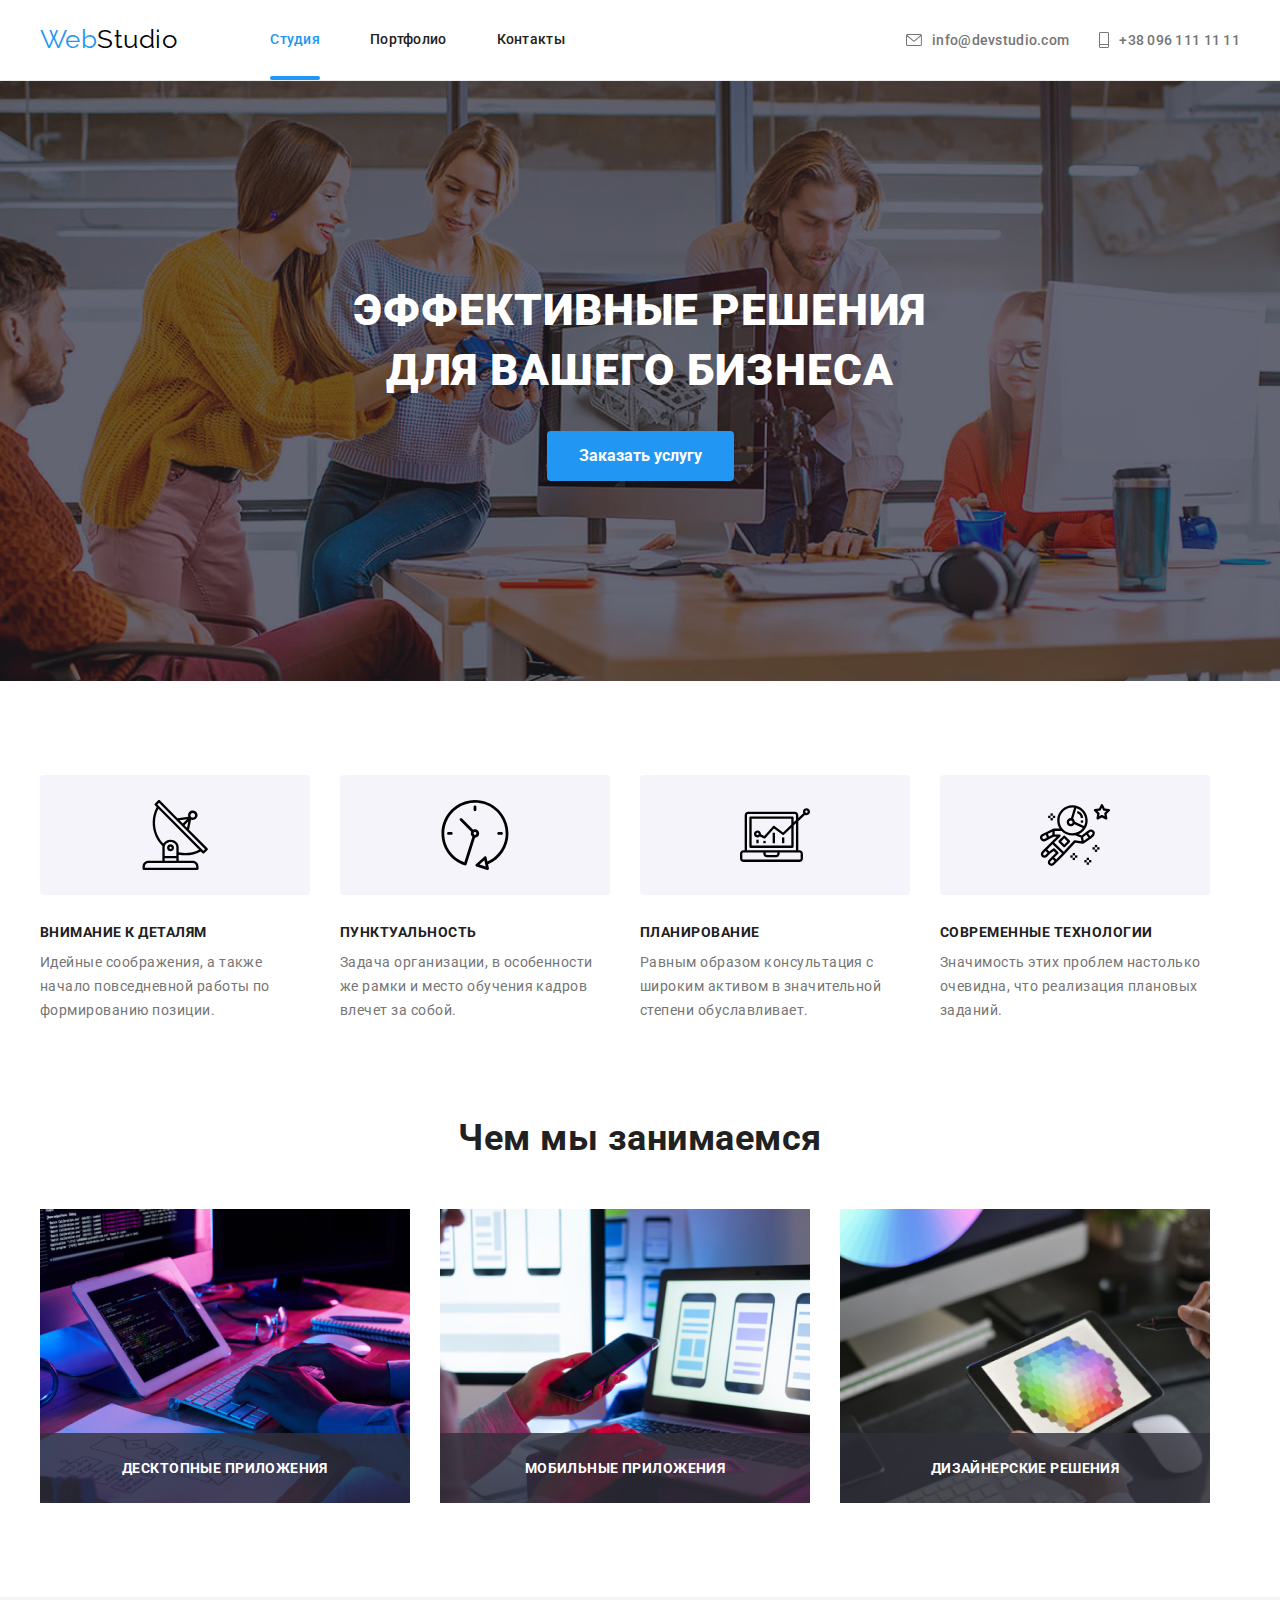
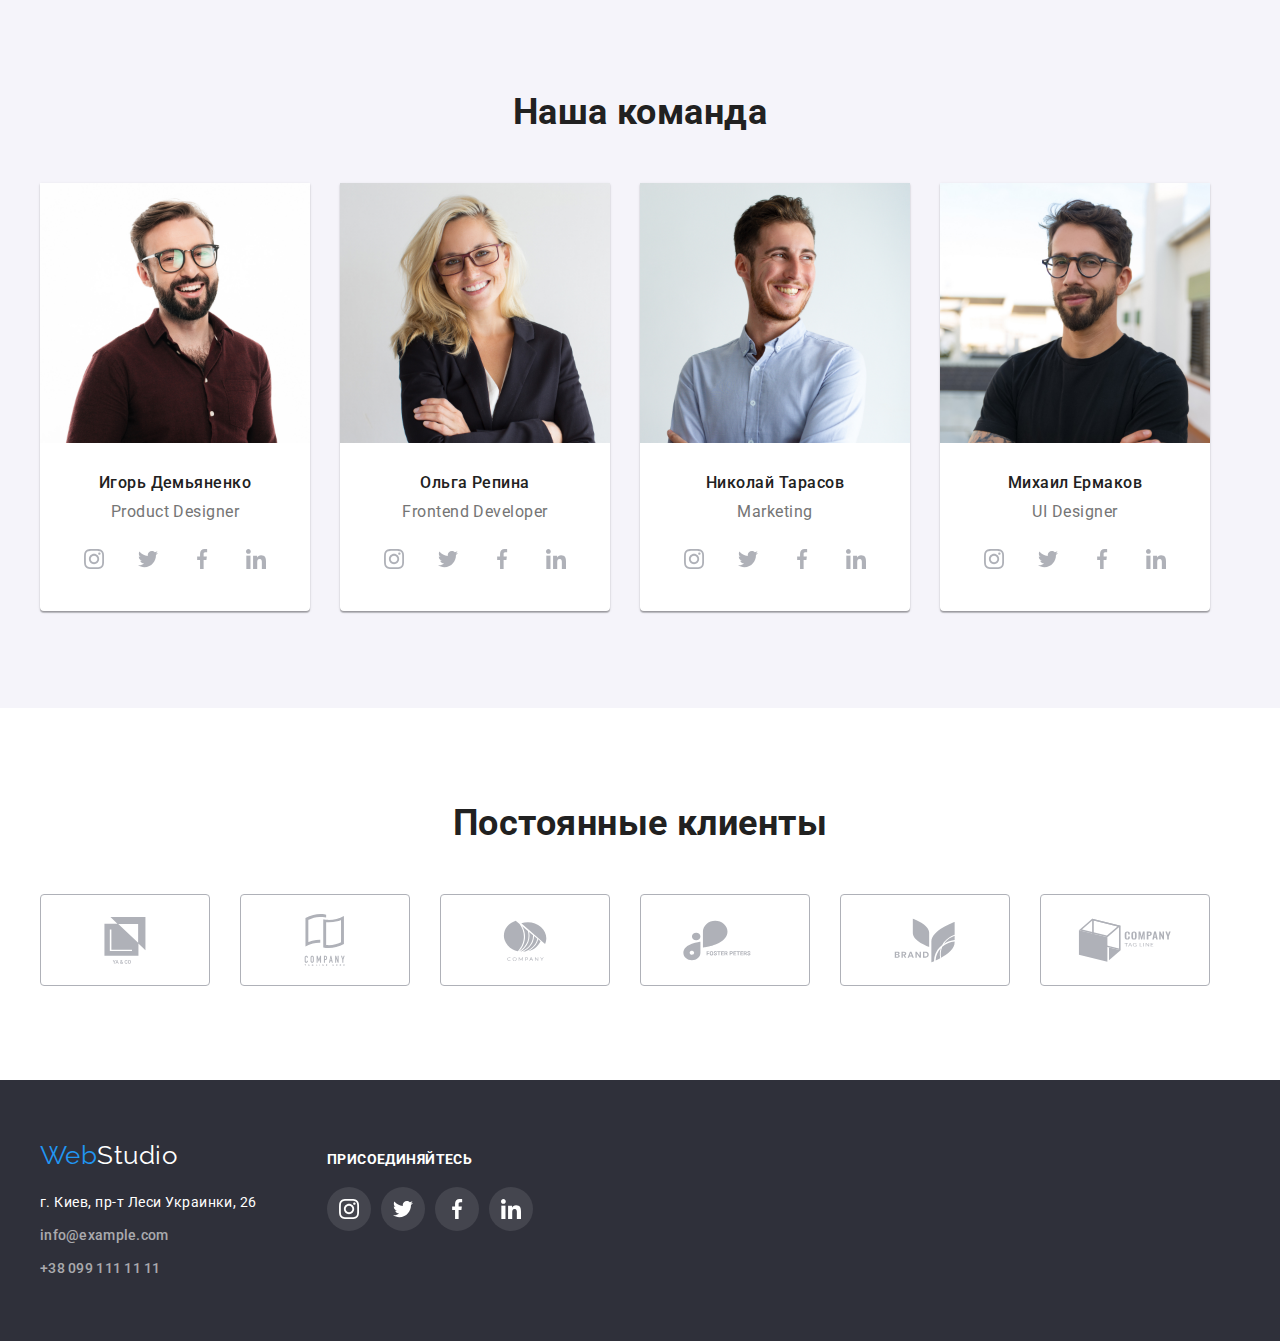
<file: index.html>
<!DOCTYPE html>
<html lang="ru">
<head>
    <meta charset="UTF-8">
    <meta name="viewport" content="width=device-width, initial-scale=1.0">
    
    <link rel="preconnect" href="https://fonts.gstatic.com">
<link href="https://fonts.googleapis.com/css2?family=Roboto:wght@400;500;700;900&display=swap" rel="stylesheet">
<link href="https://fonts.googleapis.com/css2?family=Raleway:wght@700&display=swap" rel="stylesheet"> 

<link rel="stylesheet" href="https://cdnjs.cloudflare.com/ajax/libs/modern-normalize/1.1.0/modern-normalize.min.css" integrity="sha512-wpPYUAdjBVSE4KJnH1VR1HeZfpl1ub8YT/NKx4PuQ5NmX2tKuGu6U/JRp5y+Y8XG2tV+wKQpNHVUX03MfMFn9Q==" crossorigin="anonymous" referrerpolicy="no-referrer">

<link rel="stylesheet" href="./css/styles.css">
<title>Web Studio</title>
</head>
<body>
     <!-- Шапка -->
  <header>
    <div class="navigation container">
    <nav class="nav">
      <a href="./index.html" class="logo"><span class="logob">Web</span>Studio</a>

      <ul class="site-nav">
        <li class="item"><a href="./index.html" class="link menu-link link-current">Студия</a></li>
        <li class="item"><a href="./portfolio.html" class="link menu-link">Портфолио</a></li>
        <li class="item"><a href="" class="link menu-link">Контакты</a></li>
      </ul>
    </nav>

      <ul class="site-info">
        <li class="item"><a href="mailto:info@devstudio.com" class="link link-contacts">
          <svg class="icon" width="16px" height="12px">
            <use href="./images/icons.svg#icon-mail"></use>
          </svg>
          info@devstudio.com</a></li>
        <li class="item"><a href="tel:+380961111111" class="link link-contacts">
          <svg class="icon" width="10" height="16">
            <use href="./images/icons.svg#icon-tel"></use>
          </svg>
          +38 096 111 11 11</a></li>
      </ul>
    
  </div>
  </header>

  <!-- Основа -->
  <main>
    <!-- Герой -->
    <section class="hero">
      <div class="container">
        <h1>Эффективные решения<br>для вашего бизнеса</h1>
        <button type="button" class="hero-button" data-modal-open>Заказать услугу</button>
       
      </div>
    </section>

    <!-- Особенности -->
    <section class="feature">
      <div class="container">
        <!-- <h2>Особенности</h2> -->
        <ul class="feature-list">
          <li class="item">
            <div class="feature-icon"><svg class="icon" width="70px" height="70px"> 
              <use href="./images/icons.svg#icon-group"></use>
            </svg></div>
            <h3>Внимание к деталям</h3>
            <p>Идейные соображения, а также начало повседневной работы по формированию позиции.</p>
          </li>
          <li class="item">
            <div class="feature-icon"><svg class="icon" width="70px" height="70px"> 
              <use href="./images/icons.svg#icon-clock"></use>
            </svg></div>
            <h3>Пунктуальность</h3>
            <p>Задача организации, в особенности же рамки и место обучения кадров влечет за собой.</p>
          </li>
          <li class="item">
            <div class="feature-icon"><svg class="icon" width="70px" height="70px"> 
              <use href="./images/icons.svg#icon-diagram"></use>
            </svg></div>
            <h3>Планирование</h3>
            <p>Равным образом консультация с широким активом в значительной степени обуславливает.</p>
          </li>
          <li class="item">
            <div class="feature-icon"><svg class="icon" width="70px" height="70px"> 
              <use href="./images/icons.svg#icon-astronaut"></use>
            </svg></div>
            <h3>Современные технологии</h3>
            <p>Значимость этих проблем настолько очевидна, что реализация плановых заданий.</p>
          </li>
        </ul>
      </div>
    </section>

    <!-- Чем мы занимаемся -->
    <section class="employment">
      <div class="container">
        <h2>Чем мы занимаемся</h2>
        <ul class="employment-list">
          <li class="item"><div><img src="./images/img1..jpg" alt="Десктопные приложения"></div>
          <div class="items"><p class="label">Десктопные приложения</p></div>
          </li>
          <li class="item"><div><img src="./images/img2..jpg" alt="Мобильные приложения"></div>
          <div class="items"><p class="label">Мобильные приложения</p></div>
          </li>
          <li class="item"><div><img src="./images/img3..jpg" alt="Дизайнерские решения"></div>
          <div class="items"><p class="label">Дизайнерские решения</p></div>
          </li>
        </ul>
      </div>
    </section>

    <!-- Наша команда -->
    <section class="team">
      <div class="container">
        <h2>Наша команда</h2>

        <ul class="team-list">
          <li class="item">
            <img src="./images/photo1.jpg" alt="Игорь Демьяненко" width="270">
            <div class="item-box"><h3>Игорь Демьяненко</h3>
            <p>Product Designer</p>
            <ul class="list social-icons">
              <li class="social-icons-item"> 
                <a href="" class="social-icons-link" target="_blank" rel="noopener noreferrer">
                  <svg class="icon">
                    <use href="./images/icons.svg#icon-instagram"></use>
                  </svg>
                </a>
              </li>
              <li class="social-icons-item"> 
                <a href="" class="social-icons-link" target="_blank" rel="noopener noreferrer">
                  <svg class="icon">
                    <use href="./images/icons.svg#icon-twitter"></use>
                  </svg>
                </a>
              </li>
              <li class="social-icons-item"> 
                <a href="" class="social-icons-link" target="_blank" rel="noopener noreferrer">
                  <svg class="icon">
                    <use href="./images/icons.svg#icon-facebook"></use>
                  </svg>
                </a>
              </li>
              <li class="social-icons-item"> 
                <a href="" class="social-icons-link" target="_blank" rel="noopener noreferrer">
                  <svg class="icon">
                    <use href="./images/icons.svg#icon-linkedin"></use>
                  </svg>
                </a>
              </li>
            </ul>
          </div>


          </li>
          <li class="item">
            <img src="./images/photo2.jpg" alt="Ольга Репина" width="270">
            <div class="item-box"><h3>Ольга Репина</h3>
            <p>Frontend Developer</p>
            <ul class="list social-icons">
              <li class="social-icons-item"> 
                <a href="" class="social-icons-link" target="_blank" rel="noopener noreferrer">
                  <svg class="icon">
                    <use href="./images/icons.svg#icon-instagram"></use>
                  </svg>
                </a>
              </li>
              <li class="social-icons-item"> 
                <a href="" class="social-icons-link" target="_blank" rel="noopener noreferrer">
                  <svg class="icon">
                    <use href="./images/icons.svg#icon-twitter"></use>
                  </svg>
                </a>
              </li>
              <li class="social-icons-item"> 
                <a href="" class="social-icons-link" target="_blank" rel="noopener noreferrer">
                  <svg class="icon">
                    <use href="./images/icons.svg#icon-facebook"></use>
                  </svg>
                </a>
              </li>
              <li class="social-icons-item"> 
                <a href="" class="social-icons-link" target="_blank" rel="noopener noreferrer">
                  <svg class="icon">
                    <use href="./images/icons.svg#icon-linkedin"></use>
                  </svg>
                </a>
              </li>
            </ul>
          </div>
          </li>
          <li class="item">
            <img src="./images/photo3.jpg" alt="Николай Тарасов" width="270">
            <div class="item-box"><h3>Николай Тарасов</h3>
            <p>Marketing</p>
            <ul class="list social-icons">
              <li class="social-icons-item"> 
                <a href="" class="social-icons-link" target="_blank" rel="noopener noreferrer">
                  <svg class="icon">
                    <use href="./images/icons.svg#icon-instagram"></use>
                  </svg>
                </a>
              </li>
              <li class="social-icons-item"> 
                <a href="" class="social-icons-link" target="_blank" rel="noopener noreferrer">
                  <svg class="icon">
                    <use href="./images/icons.svg#icon-twitter"></use>
                  </svg>
                </a>
              </li>
              <li class="social-icons-item"> 
                <a href="" class="social-icons-link" target="_blank" rel="noopener noreferrer">
                  <svg class="icon">
                    <use href="./images/icons.svg#icon-facebook"></use>
                  </svg>
                </a>
              </li>
              <li class="social-icons-item"> 
                <a href="" class="social-icons-link" target="_blank" rel="noopener noreferrer">
                  <svg class="icon">
                    <use href="./images/icons.svg#icon-linkedin"></use>
                  </svg>
                </a>
              </li>
            </ul>
          </div>
          </li>
          <li class="item">
            <img src="./images/photo4.jpg" alt="Михаил Ермаков" width="270">
            <div class="item-box"><h3>Михаил Ермаков</h3>
            <p>UI Designer</p>
            <ul class="list social-icons">
              <li class="social-icons-item"> 
                <a href="" class="social-icons-link" target="_blank" rel="noopener noreferrer">
                  <svg class="icon">
                    <use href="./images/icons.svg#icon-instagram"></use>
                  </svg>
                </a>
              </li>
              <li class="social-icons-item"> 
                <a href="" class="social-icons-link" target="_blank" rel="noopener noreferrer">
                  <svg class="icon">
                    <use href="./images/icons.svg#icon-twitter"></use>
                  </svg>
                </a>
              </li>
              <li class="social-icons-item"> 
                <a href="" class="social-icons-link" target="_blank" rel="noopener noreferrer">
                  <svg class="icon">
                    <use href="./images/icons.svg#icon-facebook"></use>
                  </svg>
                </a>
              </li>
              <li class="social-icons-item"> 
                <a href="" class="social-icons-link" target="_blank" rel="noopener noreferrer">
                  <svg class="icon">
                    <use href="./images/icons.svg#icon-linkedin"></use>
                  </svg>
                </a>
              </li>
            </ul>
          </div>
          </li>
        </ul>
      </div>
    </section>
  </main>
  <!-- Постоянные клиенты-->
  <section class="client">
    <div class="container">
      <h2>Постоянные клиенты</h2>
      <ul class="client-list">
        <li class="client-icons-item"> 
          <a href="" class="client-icons-link" target="_blank" rel="noopener noreferrer">
            <svg class="icon"  height="47px" >
              <use href="./images/icons.svg#icon-company1"></use>
            </svg>
          </a>
        </li>
        <li class="client-icons-item"> 
          <a href="" class="client-icons-link" target="_blank" rel="noopener noreferrer">
            <svg class="icon"  height="52px">
              <use href="./images/icons.svg#icon-company2"></use>
            </svg>
          </a>
        </li>
        <li class="client-icons-item"> 
          <a href="" class="client-icons-link" target="_blank" rel="noopener noreferrer">
            <svg class="icon"  height="41px">
              <use href="./images/icons.svg#icon-company3"></use>
            </svg>
          </a>
        </li>
        <li class="client-icons-item"> 
          <a href="" class="client-icons-link" target="_blank" rel="noopener noreferrer">
            <svg class="icon"  height="41px">
              <use href="./images/icons.svg#icon-company4"></use>
            </svg>
          </a>
        </li>
        <li class="client-icons-item"> 
          <a href="" class="client-icons-link" target="_blank" rel="noopener noreferrer">
            <svg class="icon" height="45px">
              <use href="./images/icons.svg#icon-company5"></use>
            </svg>
          </a>
        </li>
        <li class="client-icons-item"> 
          <a href="" class="client-icons-link" target="_blank" rel="noopener noreferrer">
            <svg class="icon"  height="44px">
              <use href="./images/icons.svg#icon-company6"></use>
            </svg>
          </a>
        </li>
      </ul>
    </div>
  </section>

  <!-- Подвал -->
  <footer>
    <div class="container flexbox">
      <div class="section content-box"> 
      <a href="./index.html" class="logow"><span class="logob">Web</span>Studio</a>

      <ul class="contacts">
        <li class="item">
          <p class="adress">г. Киев, пр-т Леси Украинки, 26</p>
        </li>
        <li class="item">
          <p class="link-contacts">info@example.com</p>
        </li>
        <li class="item">
          <p class="link-contacts">+38 099 111 11 11</p>
        </li>
      </ul>
      </div>
     <div class="section content-box">
      <p class="join">  присоединяйтесь</p>
      <ul class="list social-icons">
        <li class="social-icons-item"> 
          <a href="" class="icons-link" target="_blank" rel="noopener noreferrer">
            <svg class="icon">
              <use href="./images/icons.svg#icon-instagram"></use>
            </svg>
          </a>
        </li>
        <li class="social-icons-item"> 
          <a href="" class="icons-link" target="_blank" rel="noopener noreferrer">
            <svg class="icon">
              <use href="./images/icons.svg#icon-twitter"></use>
            </svg>
          </a>
        </li>
        <li class="social-icons-item"> 
          <a href="" class="icons-link" target="_blank" rel="noopener noreferrer">
            <svg class="icon">
              <use href="./images/icons.svg#icon-facebook"></use>
            </svg>
          </a>
        </li>
        <li class="social-icons-item"> 
          <a href="" class="icons-link" target="_blank" rel="noopener noreferrer">
            <svg class="icon">
              <use href="./images/icons.svg#icon-linkedin"></use>
            </svg>
          </a>
        </li>
      </ul>
     </div>
    </div>
  </footer>
  <div class="backdrop is-hidden " data-modal> 
    <div class="modal" >
      <p></p>
      <button class="btn-close" data-modal-close>
        <svg class="icon" width="11px" height="11px">
          <use href="./images/icons2.svg#icon-X"></use>
          </svg>
      </button>
    </div>
  </div>
  <script src="./js/modal.js"></script>
</body>
</html>
</file>
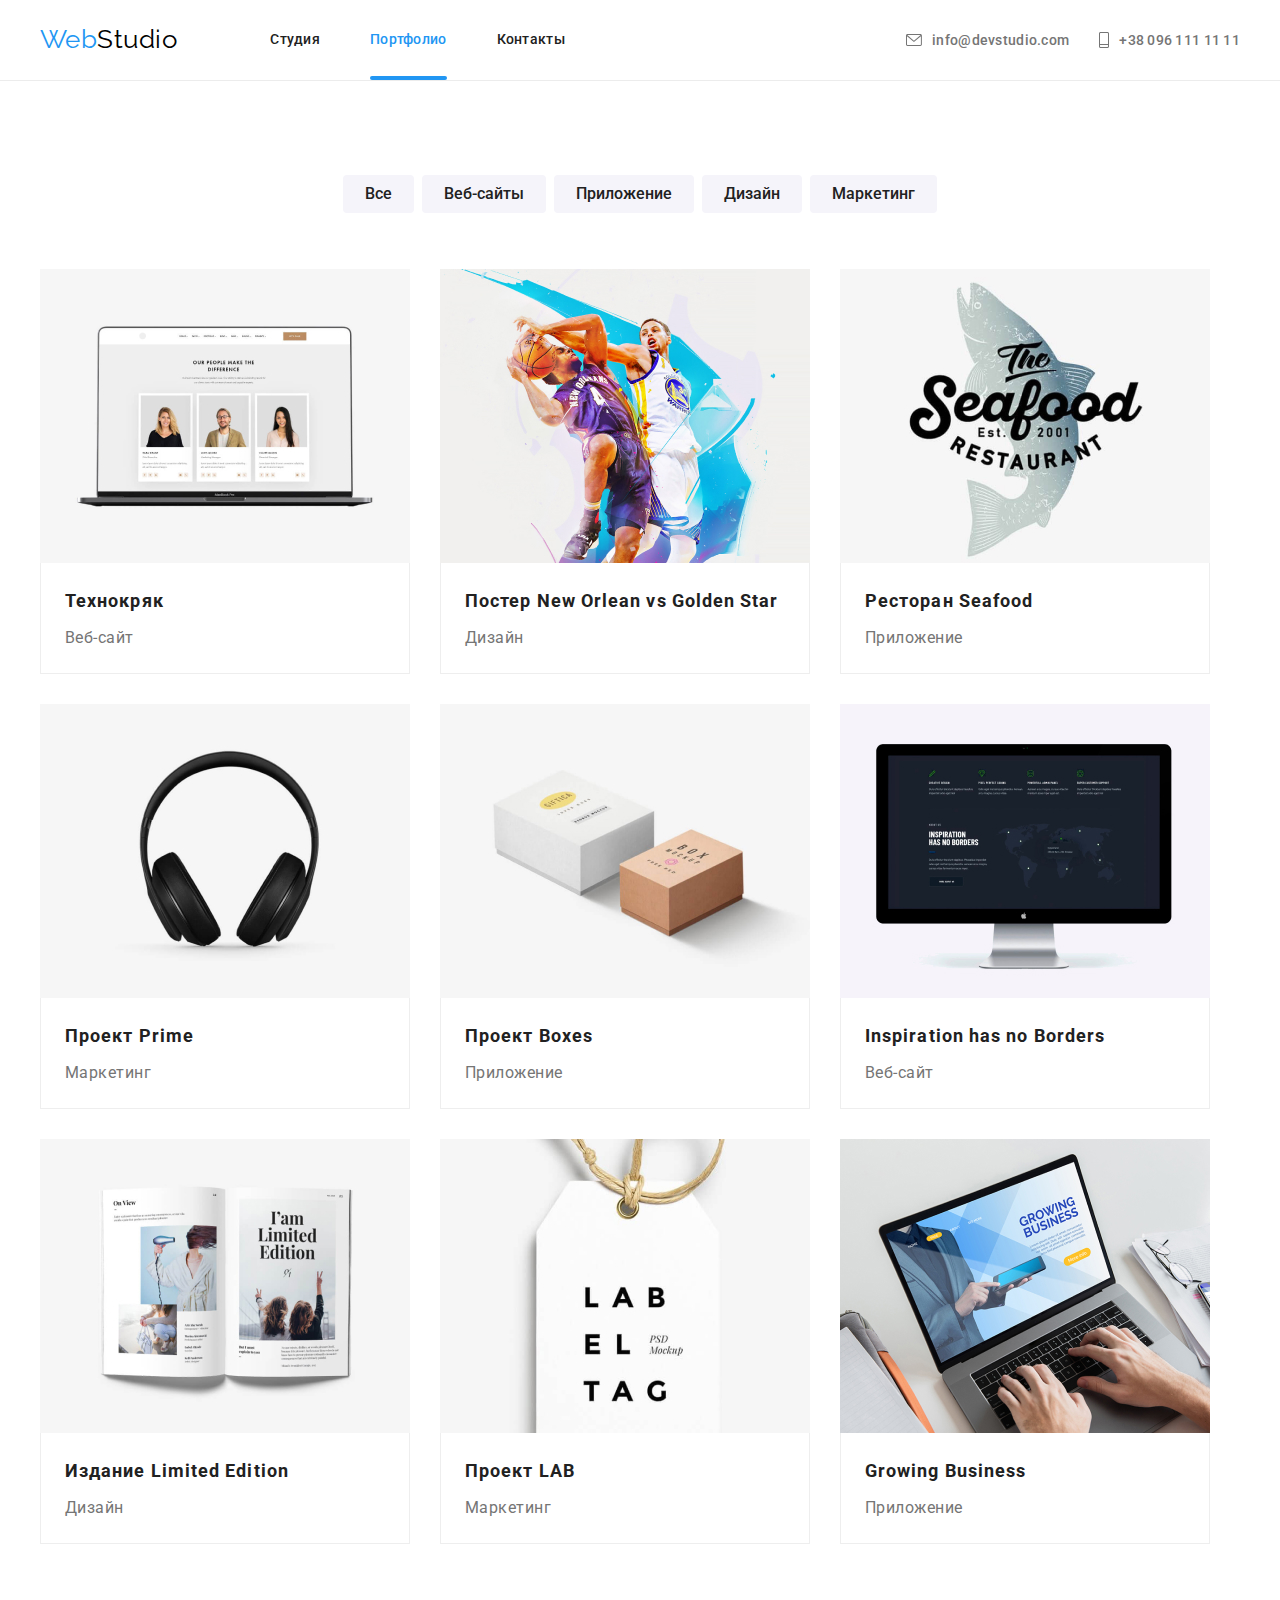
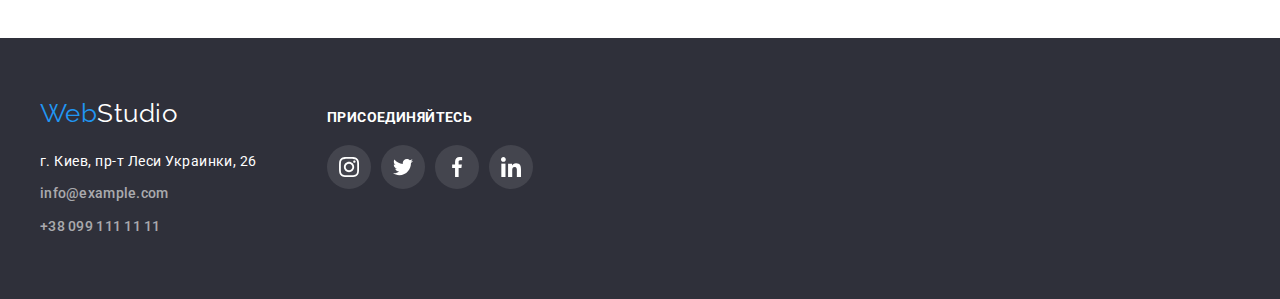
<file: portfolio.html>
<!DOCTYPE html>
<html lang="ru">
<head>
    <meta charset="UTF-8">
    <meta name="viewport" content="width=device-width, initial-scale=1.0">
    
    <link rel="preconnect" href="https://fonts.gstatic.com">
<link href="https://fonts.googleapis.com/css2?family=Roboto:wght@400;500;700;900&display=swap" rel="stylesheet">
<link href="https://fonts.googleapis.com/css2?family=Raleway:wght@700&display=swap" rel="stylesheet"> 

<link rel="stylesheet" href="https://cdnjs.cloudflare.com/ajax/libs/modern-normalize/1.1.0/modern-normalize.min.css" integrity="sha512-wpPYUAdjBVSE4KJnH1VR1HeZfpl1ub8YT/NKx4PuQ5NmX2tKuGu6U/JRp5y+Y8XG2tV+wKQpNHVUX03MfMFn9Q==" crossorigin="anonymous" referrerpolicy="no-referrer">
<link rel="stylesheet" href="./css/styles.css">
<title>Портфолио</title>
</head>
<body>
    <!-- Шапка -->
    <header>
      <div class="navigation container">
      <nav class="nav">
        <a href="./index.html" class="logo"><span class="logob">Web</span>Studio</a>
  
        <ul class="site-nav">
          <li class="item"><a href="./index.html" class="link menu-link">Студия</a></li>
          <li class="item"><a href="./portfolio.html" class="link menu-link link-current">Портфолио</a></li>
          <li class="item"><a href="" class="link menu-link">Контакты</a></li>
        </ul>
      </nav>
  
        <ul class="site-info">
          <li class="item"><a href="mailto:info@devstudio.com" class="link link-contacts">
            <svg class="icon" width="16px" height="12px">
              <use href="./images/icons.svg#icon-mail"></use>
            </svg>
            info@devstudio.com</a></li>
          <li class="item"><a href="tel:+380961111111" class="link link-contacts">
            <svg class="icon" width="10" height="16">
              <use href="./images/icons.svg#icon-tel"></use>
            </svg>
            +38 096 111 11 11</a></li>
        </ul>
      
    </div>
    </header>
  
    <!-- Основа -->
    <main>
      <!-- <h1>Портфолио</h1> -->
      <section class="portfolio">
        <div class="container">
          <ul class="filter">
            <li class="item"><button type="button">Все</button></li>
            <li class="item"><button type="button">Веб-сайты</button></li>
            <li class="item"><button type="button">Приложение</button></li>
            <li class="item"><button type="button">Дизайн</button></li>
            <li class="item"><button type="button">Маркетинг</button></li>
          </ul>
  
          <ul class="content">
            <li class="item">
              <a class="item-link" href="">
              <div class="item-wraper"><img src="./images/portfolio/portfolio1.jpg" alt="Веб-сайт">
              <div class="overlay">  
                <p>Технокряк это современная площадка распространения коронавируса. Компании используют эту платформу для цифрового шпионажа и атак на защищённые сервера конкурентов.
                </p>
              </div></div>
        
              <div class="card-description">
                <h2 class="description">Технокряк</h2>
                <p class="class">Веб-сайт</p>
              </div>
            </a>
            </li>
            <li class="item">
             <a class="item-link" href="">
              <div class="item-wraper"><img src="./images/portfolio/portfolio2.jpg" alt="Дизайн">
              <div class="overlay">  
                <p>Технокряк это современная площадка распространения коронавируса. Компании используют эту платформу для цифрового шпионажа и атак на защищённые сервера конкурентов.
                </p>
            </div></div>
              <div class="card-description">
                <h2 class="description">Постер New Orlean vs Golden Star</h2>
                <p class="class">Дизайн</p>
              </div>
            </a>
            </li>
            <li class="item">
              <a class="item-link" href="">
              <div class="item-wraper"><img src="./images/portfolio/portfolio3.jpg" alt="Приложение">
              <div class="overlay">  
                <p>Технокряк это современная площадка распространения коронавируса. Компании используют эту платформу для цифрового шпионажа и атак на защищённые сервера конкурентов.
                </p>
            </div> </div>
              <div class="card-description">
                <h2 class="description">Ресторан Seafood</h2>
                <p class="class">Приложение</p>
              </div>
            </a>
            </li>
            <li class="item">
              <a class="item-link" href="">
              <div class="item-wraper"><img src="./images/portfolio/portfolio4.jpg" alt="Маркетинг">
              <div class="overlay">  
                <p>Технокряк это современная площадка распространения коронавируса. Компании используют эту платформу для цифрового шпионажа и атак на защищённые сервера конкурентов.
                </p>
            </div> </div>
              <div class="card-description">
                <h2 class="description">Проект Prime</h2>
                <p class="class">Маркетинг</p>
              </div>
            </a>
            </li>
            <li class="item">
              <a class="item-link" href="">
              <div class="item-wraper"><img src="./images/portfolio/portfolio5.jpg" alt="Приложение">
              <div class="overlay">  
                <p>Технокряк это современная площадка распространения коронавируса. Компании используют эту платформу для цифрового шпионажа и атак на защищённые сервера конкурентов.
                </p>
            </div>   </div>
            
              <div class="card-description">
                <h2 class="description">Проект Boxes</h2>
                <p class="class">Приложение</p>
              </div>
            </a>
            </li>
            <li class="item">
              <a class="item-link" href="">
              <div class="item-wraper"><img src="./images/portfolio/portfolio6.jpg" alt="Веб-сайт">
              <div class="overlay">  
                <p>Технокряк это современная площадка распространения коронавируса. Компании используют эту платформу для цифрового шпионажа и атак на защищённые сервера конкурентов.
                </p>
            </div> </div>
              <div class="card-description">
                <h2 class="description">Inspiration has no Borders</h2>
                <p class="class">Веб-сайт</p>
              </div>
            </a>
            </li>
            <li class="item">
              <a class="item-link" href="">
              <div class="item-wraper"><img src="./images/portfolio/portfolio7.jpg" alt="Дизайн">
              <div class="overlay">  
                <p>Технокряк это современная площадка распространения коронавируса. Компании используют эту платформу для цифрового шпионажа и атак на защищённые сервера конкурентов.
                </p>
            </div> </div>
              <div class="card-description">
                <h2 class="description">Издание Limited Edition</h2>
                <p class="class">Дизайн</p>
              </div>
            </a>
            </li>
            <li class="item">
              <a class="item-link" href="">
              <div class="item-wraper"><img src="./images/portfolio/portfolio8.jpg" alt="Маркетинг">
              <div class="overlay">  
                <p>Технокряк это современная площадка распространения коронавируса. Компании используют эту платформу для цифрового шпионажа и атак на защищённые сервера конкурентов.
                </p>
            </div> </div>
              <div class="card-description">
                <h2 class="description">Проект LAB</h2>
                <p class="class">Маркетинг</p>
              </div>
            </a>
            </li>
            <li class="item">
              <a class="item-link" href="">
              <div class="item-wraper"><img src="./images/portfolio/portfolio9.jpg" alt="Приложение">
              <div class="overlay">  
                <p>Технокряк это современная площадка распространения коронавируса. Компании используют эту платформу для цифрового шпионажа и атак на защищённые сервера конкурентов.
                </p>
            </div> </div>
              <div class="card-description">
                <h2 class="description">Growing Business</h2>
                <p class="class">Приложение</p>
              </div>
            </a>
            </li>
          </ul>
        </div>
      </section>
    </main>
  
    <!-- Подвал -->
    <footer>
      <div class="container flexbox">
        <div class="section content-box"> 
        <a href="./index.html" class="logow"><span class="logob">Web</span>Studio</a>
  
        <ul class="contacts">
          <li class="item">
            <p class="adress">г. Киев, пр-т Леси Украинки, 26</p>
          </li>
          <li class="item">
            <p class="link-contacts">info@example.com</p>
          </li>
          <li class="item">
            <p class="link-contacts">+38 099 111 11 11</p>
          </li>
        </ul>
      </div>
       <div class="section content-box">
        <p class="join">  присоединяйтесь</p>
        <ul class="list social-icons">
          <li class="social-icons-item"> 
            <a href="" class="icons-link" target="_blank" rel="noopener noreferrer">
              <svg class="icon">
                <use href="./images/icons.svg#icon-instagram"></use>
              </svg>
            </a>
          </li>
          <li class="social-icons-item"> 
            <a href="" class="icons-link" target="_blank" rel="noopener noreferrer">
              <svg class="icon">
                <use href="./images/icons.svg#icon-twitter"></use>
              </svg>
            </a>
          </li>
          <li class="social-icons-item"> 
            <a href="" class="icons-link" target="_blank" rel="noopener noreferrer">
              <svg class="icon">
                <use href="./images/icons.svg#icon-facebook"></use>
              </svg>
            </a>
          </li>
          <li class="social-icons-item"> 
            <a href="" class="icons-link" target="_blank" rel="noopener noreferrer">
              <svg class="icon">
                <use href="./images/icons.svg#icon-linkedin"></use>
              </svg>
            </a>
          </li>
        </ul>
      </div>
      </div>
    </footer>
  
  </body>
</html>
</file>
<file: css/styles.css>
/* Макросики */
:root {
    --primary-text-color: #212121;
    --secondary-text-color: #757575;
    --hover-nav-color: #2196f3;
    --hover-button-color: #2196f3;
    --hover-button-text-color: #ffffff;
    --icon-color: #AFB1B8;
    --animation: 250ms cubic-bezier(0.4, 0, 0.2, 1);
  }
  
  /* Тельце */
  body {
    color: var(--primary-text-color);
    background-color: #ffffff;
    font-family: 'Roboto', sans-serif;
    letter-spacing: 0.03em;
    font-family: 'Roboto', sans-serif;
  }
  
  /* Обнуление */
  body {
    margin: 0px;
    margin-top: 0px;
    margin-right: 0px;
    margin-bottom: 0px;
    margin-left: 0px;
  }
  ul {
    list-style: none;
    padding: 0;
    margin-top: 0px;
    margin-bottom: 0px;
  }
  
  a {
    text-decoration: none;
  }
  
  p,
  h1,
  h2,
  h3 {
    margin-top: 0;
    margin-bottom: 0;
  }
  
  button {
    font-family: inherit;
  }
  
  img {
    display: block;
  }
  
  /* Общая рамка */
  .container {
    margin-left: auto;
    margin-right: auto;
    width: 1200px;
    padding-left: 15px;
    padding-right: 15px;
  
    /* outline: 1px solid tomato; */
  }
  
  /*! HEADER */
  /* Лого */
  header {
    border-bottom: 1px solid #ececec;
  }
  
  .logo {
    color: #000000;
    font-family: 'Raleway', sans-serif;
    font-size: 26px;
    line-height: 1.2;
  }
  
  .logow {
    color: #ffffff;
    font-family: 'Raleway', sans-serif;
    font-size: 26px;
    line-height: 1.2;
  }
  
  .logob {
    color: var(--hover-nav-color);
  }
  
  /* Навигация */
  .navigation {
    display: flex;
    align-items: center;
    height: 80px;
    
  }
  .nav{
    display: flex;
    align-items: center;
  }
  
  .site-nav {
    display: flex;
    margin-left: 93px;
    
  }
  .site-nav .item{
    height: 80px;
    display: flex;
    justify-content: center;
    align-items: center;
    position: relative;
  }
  .site-nav .item:not(:last-child) {
    margin-right: 50px;
  }
  
  .site-info {
    display: flex;
    margin-left: auto;
    align-items: center;
  }
  
  .site-info .item:not(:last-child) {
    margin-right: 30px;
    
  }
  .link-contacts{
    font-family: Roboto;
    font-style: normal;
    font-weight: 500;
    font-size: 14px;
    line-height: 16px;
    letter-spacing: 0.02em;
     color: var(--secondary-text-color);
    
    transition: color 250ms cubic-bezier(0.4, 0, 0.2, 1);
    display: flex;
    align-items: center;
  }
  .link-contacts .icon{
    
    margin-right: 10px;
    
    
    align-items: center;
    fill: var(--secondary-text-color);
   
    transition: fill 250ms cubic-bezier(0.4, 0, 0.2, 1);
  }
  .link-contacts:hover .icon,
  .link-contacts:focus .icon{
    fill: var(--hover-nav-color);
    
  }
  
  /* Ссылки и взаимодействие с ними */
  .menu-link {
    color: var(--primary-text-color);
    font-weight: 500;
    font-size: 14px;
    line-height: 1.14;
    letter-spacing: 0.02em;
    transition-property: color;
    transition: color 250ms cubic-bezier(0.4, 0, 0.2, 1);
   
  }
  
    
  
  .link-current::after{
    content: '';
    display: block;
    width: 100%;
    height: 4px;
    background-color: var(--hover-button-color);
    border-radius: 2px;
    position: absolute;
    bottom: 0;
  }
  
  .link-contacts {
    color: var(--secondary-text-color);
  }
  
  .link:hover,
  .link:focus,
  .link-current {
    color: var(--hover-nav-color);
    
  }
  
  
  /*! MAIN INDEX */
  /* Герой */
  .hero {
    margin-left: auto;
    margin-right: auto;
    color: #ffffff;
    background-color: #2f303a;
    letter-spacing: 0.06em;
    text-align: center;
    display: flex;
    flex-direction: column;
    justify-content: center;
    align-items: center;
    background-image:  linear-gradient( rgba(47, 48, 58, 0.4), rgba(47, 48, 58, 0.4) ),
     url(../images/bk-img.jpg);
      max-width: 1600px;
      height: 600px;
    background-size: cover;
    
    background-position: center;
    
  }
  
  .hero h1 {
    margin-bottom: 30px;
    text-align: center;
    text-transform: uppercase;
    font-weight: 900;
    font-size: 44px;
    line-height: 1.36;
  }
  
  .hero-button {
    display: inline-block;
    color: #ffffff;
    background-color: var(--hover-nav-color);
    font-weight: 700;
    font-size: 16px;
    line-height: 1.88;
    border-radius: 4px;
    box-shadow: 0px 4px 4px rgba(0, 0, 0, 0.15);
    padding: 10px 32px;
    text-align: center;
    border: none;
    cursor: pointer;
    
  }
  
  
  /* Особенности */
  .feature {
    padding-top: 94px;
    padding-bottom: 94px;
  }
  
  .feature-list {
    display: flex;
  }
  
  .feature-list .item {
    width: 270px;
  }
  
  .feature-list .item:not(:last-child) {
    margin-right: 30px;
  }
  
  .feature h3 {
    margin-top: 0;
    margin-bottom: 10px;
    font-size: 14px;
    line-height: 1.14;
    text-transform: uppercase;
  }
  
  .feature p {
    margin-top: 0;
    margin-bottom: 0;
    color: var(--secondary-text-color);
    font-size: 14px;
    line-height: 1.71;
  }
  .feature-icon {
    display: flex;
    justify-content: center;
    align-items: center;
    width: 270px;
    height: 120px;
    background: #F5F4FA;
     border-radius: 4px;
     margin-bottom: 30px;
  }
  /* Чем мы занимаемся */
  .employment {
    text-align: center;
    padding-bottom: 94px;
  }
  
  .employment h2 {
    text-align: center;
    font-size: 36px;
    line-height: 1.17;
    margin-bottom: 50px;
  }
  
  .employment-list {
    display: flex;
   
  }
  
  .employment-list .item:not(:last-child) {
    margin-right: 30px;
  }
  .employment-list .item{
    position: relative;
    
  }

    
  
  .employment-list .item > .items{
    position: absolute;
    top:224px;
    right: 0;
    margin: 0;
    padding: 0;
    width: 100%;
    height: 70px;
    display: flex;
    justify-content: center;
    align-items: center;
    background-color: rgba(47, 48, 58, 0.8);
    color: var(--hover-button-text-color);
    text-transform: uppercase;
    font-family: Roboto;
    font-style: normal;
    font-weight: bold;
     font-size: 14px;
    line-height: 16px;
    letter-spacing: 0.03em;
  }


  
  /* Наша команда */
  .team {
    text-align: center;
    background-color: #f5f4fa;
    padding-top: 94px;
    padding-bottom: 97px;
  }
  
  .team h2 {
    text-align: center;
    font-size: 36px;
    line-height: 1.17;
    margin-bottom: 50px;
  }
  
  .team-list {
    display: flex;
  }
  
  .team-list .item:not(:last-child) {
    margin-right: 30px;
  }
  
  .team-list .item {
    background: #ffffff;
    box-shadow: 0px 1px 3px rgba(0, 0, 0, 0.12), 0px 1px 1px rgba(0, 0, 0, 0.14),
      0px 2px 1px rgba(0, 0, 0, 0.2);
    border-radius: 0px 0px 4px 4px;
  }
  
  .team h3 {
    font-weight: 500;
    font-size: 16px;
    line-height: 1.19;
    
    margin-bottom: 10px;
  }
  
  .team p {
    color: var(--secondary-text-color);
    font-size: 16px;
    line-height: 1.19;
    margin-bottom: 16px;
  }
  .item-box{
    padding-top: 30px;
    padding-bottom: 30px;
  }
  
  
  .socials-item:not(:last-child) {
    margin-right: 40px;
  }
  
  .social-icons {
    display: flex;
    justify-content: center;
  }
  
  .social-icons-item + .social-icons-item {
    margin-left: 10px;
  }
  .social-icons-link {
    display: flex;
    justify-content: center;
    align-items: center;
    width: 44px;
    height: 44px;
    border-radius: 50%;
    background-color: #fff;
  
  
    transition: color 250ms cubic-bezier(0.4, 0, 0.2, 1), background-color 250ms cubic-bezier(0.4, 0, 0.2, 1);
  }
  
  .social-icons-link .icon {
    width: 20px;
    height: 20px;
    fill: var(--icon-color);
    
    transition: fill 250ms cubic-bezier(0.4, 0, 0.2, 1), background-color 250ms cubic-bezier(0.4, 0, 0.2, 1);
  }
  .social-icons-link:hover,
  .social-icons-link:focus {
   background-color: var(--hover-button-color);
   
  }
  .social-icons-link:hover .icon,
  .social-icons-link:focus .icon {
    fill: var(--hover-button-text-color);
    
  }
  /* Постоянные клиенты*/
   .client{
    text-align: center;
    padding-bottom: 94px;
    padding-top: 94px;
   }

  .client h2{
    text-align: center;
    font-size: 36px;
    line-height: 1.17;
    margin-bottom: 50px;
  }
  .client-list{
    display: flex;
  }
  
  .client-icons-link{
    display: flex;
    justify-content: center;
    align-items: center;
    width: 170px;
    height: 92px;
    border: 1px solid var(--icon-color);
    box-sizing: border-box;
    border-radius: 4px;
    
    transition: border-color 250ms cubic-bezier(0.4, 0, 0.2, 1);
    
  }
  .client-icons-link .icon{
    
    fill: var(--icon-color);
    transition: fill 250ms cubic-bezier(0.4, 0, 0.2, 1);
    
  }
  .client-icons-item:not(:last-child) {
    margin-right: 30px;
  }
  .client-icons-link:hover,
  .client-icons-link:focus{
    border-color: var(--hover-nav-color);
    
  }
  .client-icons-link:hover .icon,
  .client-icons-link:focus .icon{
    fill: var(--hover-nav-color);
    
  }

  /*! FOOTER */
  /* Футер */
  footer {
    background-color: #2f303a;
    color: #ffffff;
    padding: 60px 0px;
  }
  
  .contacts {
    font-size: 14px;
    line-height: 1.71;
    margin-top: 20px;
  }
  
  .contacts .link-contacts {
    color: rgba(255, 255, 255, 0.6);
    font-size: 14px;
    line-height: 1.71;
  }
  
  .contacts .item:not(:last-child) {
    margin-bottom: 9px;
  }
  .flexbox {
    display: flex;
    
    align-items: baseline;
  }
  
  .content-box:not(:last-child) {
    margin-right: 70px;
  }
  .join{

    font-family: Roboto;
    font-style: normal;
    font-weight: bold;
    font-size: 14px;
    line-height: 16px;
    letter-spacing: 0.03em;
    text-transform: uppercase;

    color: #FFFFFF;
    margin-bottom: 20px;
  }
  .icons-link {
    display: flex;
    justify-content: center;
    align-items: center;
    width: 44px;
    height: 44px;
    border-radius: 50%;
    background-color:rgba(255, 255, 255, 0.1);;
    
    
    transition: color 250ms cubic-bezier(0.4, 0, 0.2, 1), background-color 250ms cubic-bezier(0.4, 0, 0.2, 1);
  }
  
  .icons-link .icon {
    width: 20px;
    height: 20px;
    fill: var(--hover-button-text-color);
    
  }
  .icons-link:hover,
  .icons-link:focus {
   background-color: var(--hover-button-color);
   
  }
  .icons-link:hover .icon,
  .cons-link:focus .icon {
    fill: var(--hover-button-text-color);
    
  }
  
  /* модальное окно */
  
  .backdrop{
    
    position: fixed;
    width: 100%;
    height: 100%;
    top: 0;
    left: 0;
    background-color : rgba(0, 0, 0, 0.2);
    opacity: 1;
    transition: opacity 500ms ease-out 200ms, visibility 500ms ease-out 200ms;
  }
  .backdrop.is-hidden{
    visibility: hidden;
    opacity: 0;
    pointer-events: none;
  }
  .is-hidden .modal{
    transform: translate(50%, 100%); scale: (0,2);
    
  }
.modal {
  position: absolute;
  top: 50%;
  left: 50%;
  transform: translate(-50% ,-50%);
  width: 100%;
  max-width: 528px; 
  min-height: 581px;
  background-color: #ffffff;
  border-radius: 4px;
  transition: transform 700ms ease-in-out 300ms;

}

.btn-close{
  position: absolute;

right: 8px;
top: 8px;

display: flex;
justify-content: center;
align-items: center;
width: 30px;
height: 30px;
border-radius: 50%;
background: #FFFFFF;
border: 1px solid rgba(0, 0, 0, 0.1);
transition: transform 700ms ease-in-out 300ms;

}


  /*! MAIN PORTFOLIO */
  /* Кнопки фильтра портфолио */
  .portfolio {
    padding-top: 94px;
    padding-bottom: 94px;
  }
  
  .filter {
    display: flex;
    margin-bottom: 56px;
    justify-content: center;
  }
  
  .filter button {
    color: var(--primary-text-color);
    background-color: #f5f4fa;
    border: none;
    border-radius: 4px;
    font-weight: 500;
    font-size: 16px;
    line-height: 1.63;
    padding: 6px 22px;
    cursor: pointer;
    transition: color 250ms cubic-bezier(0.4, 0, 0.2, 1), background-color 250ms cubic-bezier(0.4, 0, 0.2, 1), box-shadow 250ms cubic-bezier(0.4, 0, 0.2, 1);
  }

  
  .filter .item:not(:last-child) {
    margin-right: 8px;
  }
  
  .filter button:hover,
  .filter button:focus {
    color: #ffffff;
    background-color: var(--hover-nav-color);
    border: none;
    box-shadow: 0px 3px 1px rgba(0, 0, 0, 0.1), 0px 1px 2px rgba(0, 0, 0, 0.08),
      0px 2px 2px rgba(0, 0, 0, 0.12);
    

  }

  /* Портфолио */
  
  .content {
    display: flex;
    flex-wrap: wrap;
  }
  
  .content .item:not(:nth-child(3n)) {
    margin-right: 30px;
  }
  
  .content .item:not(:nth-last-child(-n + 3)) {
    margin-bottom: 30px;
  }
  
  
  
  .content .card-description {
    background: #ffffff;
    border: 1px solid #eeeeee;
    border-top: 0px;
    
    position: relative;
    padding-top: 20px;
    padding-left: 24px;
    padding-bottom: 20px;
    padding-right: 24px;
  }
  
  .content .description {
    
    
    margin-bottom: 4px;
    font-family: Roboto;
    font-style: normal;
    font-weight: bold;
    font-size: 18px;
    line-height: 36px;

    letter-spacing: 0.06em;
    color: #212121;

  }
  
  .content .class {
    color: var(--secondary-text-color);
    font-size: 16px;
    line-height: 1.88;
    
  }
  
  .content .item-wraper{
    overflow: hidden;
    position: relative;
  }
 
   
  
  .item-link{
    
    display: block;
    text-decoration: none;
    transition: box-shadow 250ms cubic-bezier(0.4, 0, 0.2, 1);
    
  }

  .item-link:hover ,
  .item-link:focus  {
    box-shadow: 0px 1px 1px rgba(0, 0, 0, 0.12), 0px 4px 4px rgba(0, 0, 0, 0.06), 1px 4px 6px rgba(0, 0, 0, 0.16);

  }

  .item-link:hover .overlay,
  .item-link:focus .overlay{
    transform: translatey(0);
   
  }
  
  
  
  .overlay {
    position: absolute;
    font-family: Roboto;
  font-style: normal;
  font-weight: normal;
  font-size: 18px;
  line-height: 28px;
  letter-spacing: 0.03em;
    background: rgba(33, 150, 243, 0.9);
    color: var(--hover-button-text-color);
    width: 100%;
    height: 100%;
    top: 0;
    left: 0;
    overflow: auto;
    transform: translateY(100%);
    transition: transform 250ms cubic-bezier(0.4, 0, 0.2, 1);
}
.overlay > p {
  color: #FFFFFF;
  position: absolute;
  padding: 24px;
  padding-top: 63px;
  margin: 0;
  font-family: Roboto;
  font-style: normal;
  font-weight: normal;
  font-size: 18px;
  line-height: 28px;
  letter-spacing: 0.03em;
}
</file>
